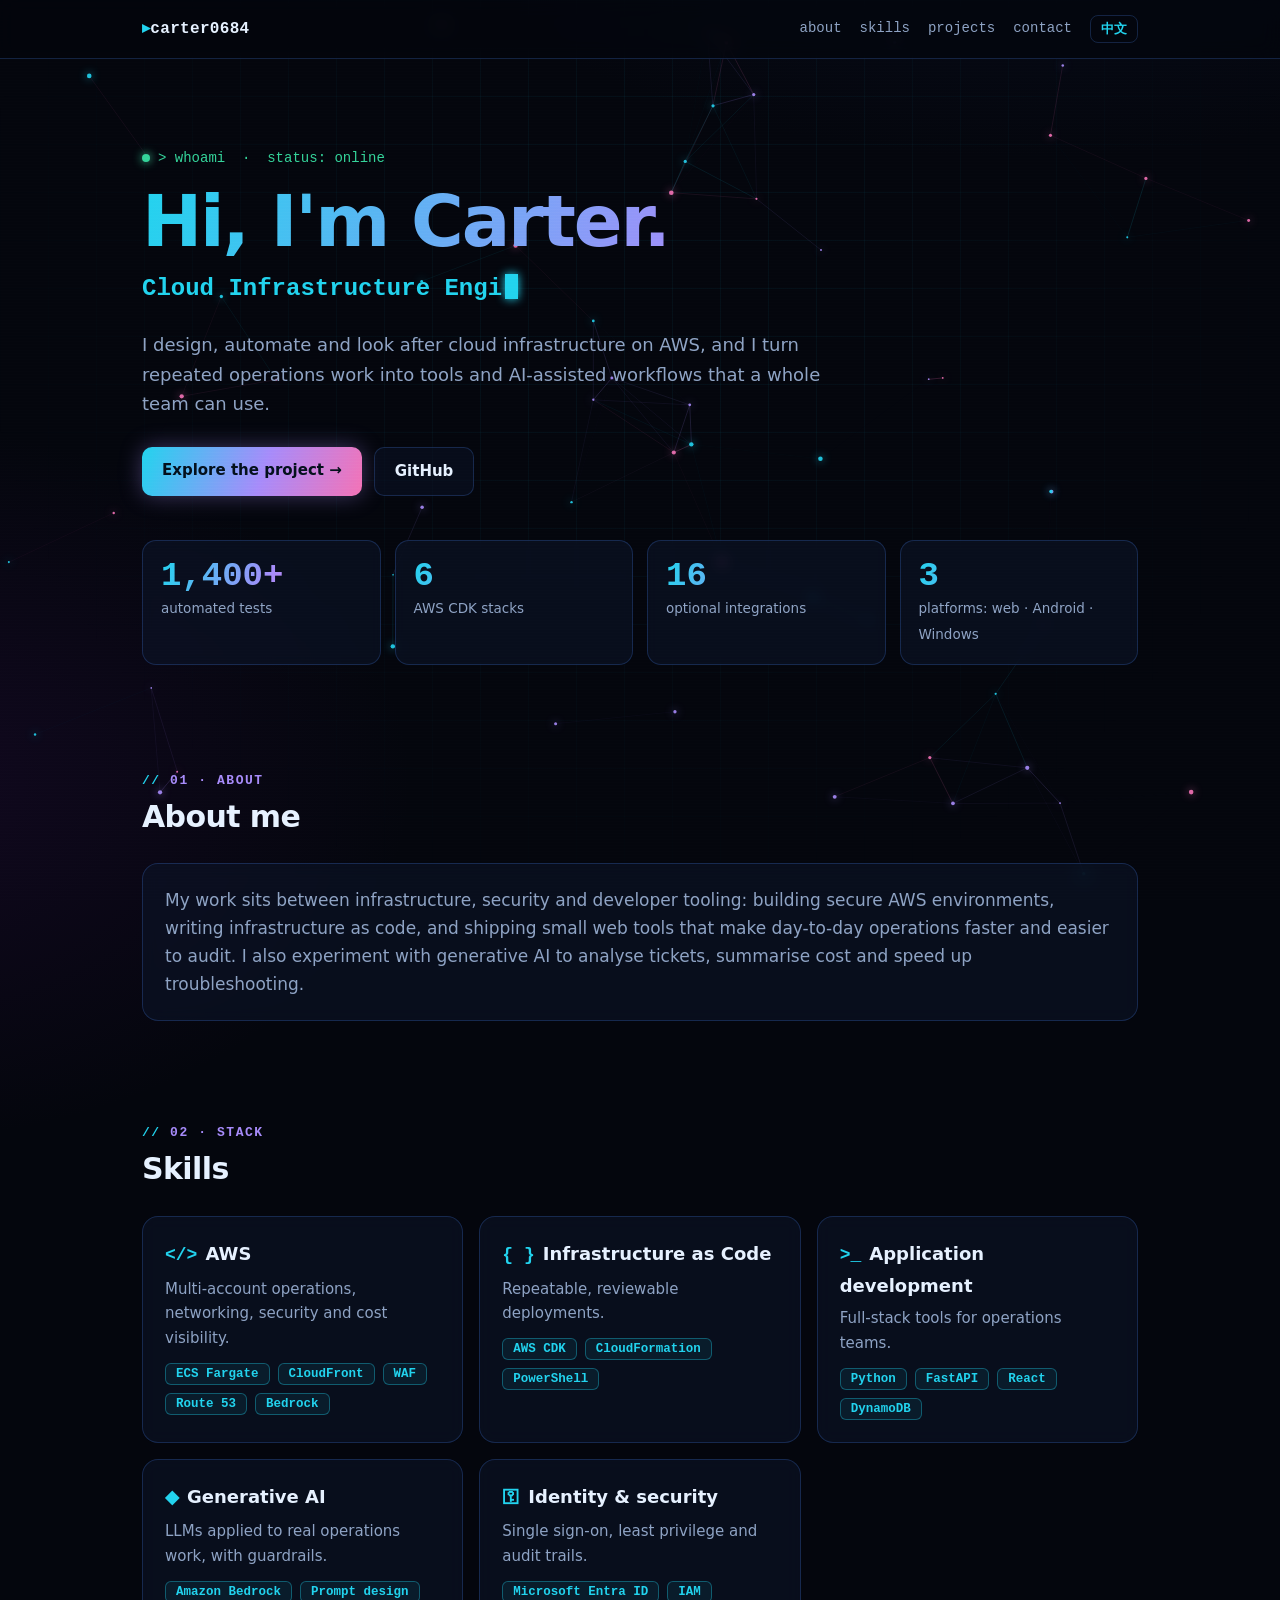
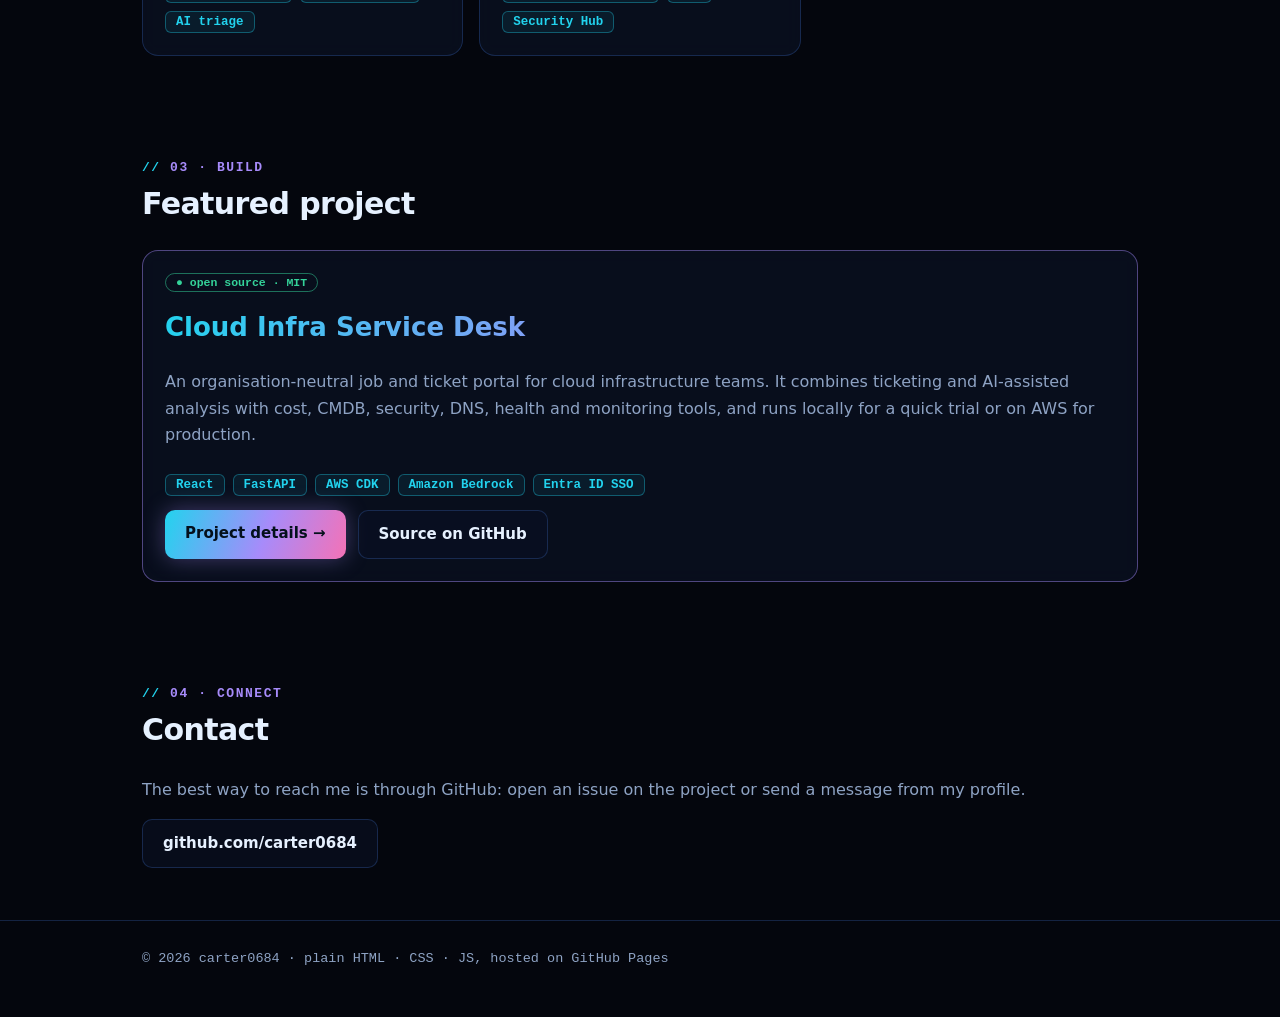
<file: index.html>
<!doctype html>
<html lang="en" data-lang="en">
<head>
  <meta charset="utf-8">
  <meta name="viewport" content="width=device-width, initial-scale=1">
  <meta name="theme-color" content="#04060d">
  <title>Carter · Cloud Infrastructure Engineer</title>
  <meta name="description" content="Personal site of Carter: cloud infrastructure, AWS, automation and AI-assisted tooling, plus the open-source Cloud Infra Service Desk.">
  <link rel="icon" href="favicon.svg" type="image/svg+xml">
  <link rel="stylesheet" href="style.css">
</head>
<body>
<div id="progress"></div>
<canvas id="bg" aria-hidden="true"></canvas>

<header class="site">
  <div class="wrap">
    <a class="brand" href="index.html">carter0684</a>
    <nav>
      <a href="#about"><span class="en">about</span><span class="zh">關於我</span></a>
      <a href="#skills"><span class="en">skills</span><span class="zh">技能</span></a>
      <a href="#projects"><span class="en">projects</span><span class="zh">項目</span></a>
      <a href="#contact"><span class="en">contact</span><span class="zh">聯絡</span></a>
      <button class="lang-btn" id="lang-btn" type="button" aria-label="Switch language">中文</button>
    </nav>
  </div>
</header>

<main class="wrap">
  <!-- EDIT: your display name, role phrases and one-line summary -->
  <div class="hero">
    <p class="prompt"><span class="dot"></span><span class="en">&gt; whoami &nbsp;·&nbsp; status: online</span><span class="zh">&gt; whoami &nbsp;·&nbsp; 狀態:在線</span></p>
    <h1 class="glitch" data-text="Hi, I'm Carter."><span class="en">Hi, I'm Carter.</span><span class="zh">你好,我係 Carter。</span></h1>
    <p class="role"><span id="typed"
        data-en="Cloud Infrastructure Engineer|AWS Automation Builder|Security-minded Developer|AI-assisted Tooling"
        data-zh="雲端基礎架構工程師|AWS 自動化開發|重視安全嘅開發者|AI 輔助工具"></span><span class="caret"></span></p>
    <p class="lead">
      <span class="en">I design, automate and look after cloud infrastructure on AWS, and I turn repeated operations work into tools and AI-assisted workflows that a whole team can use.</span>
      <span class="zh">我負責設計、自動化同維運 AWS 雲端基礎架構,並將重複嘅維運工作變成成個團隊都用得到嘅工具同 AI 輔助流程。</span>
    </p>
    <div class="btns">
      <a class="btn primary" href="project.html"><span class="en">Explore the project →</span><span class="zh">睇我嘅項目 →</span></a>
      <a class="btn" href="https://github.com/carter0684" rel="noopener">GitHub</a>
    </div>

    <div class="stats reveal">
      <div class="stat"><b data-count="1400" data-suffix="+">0</b><span><span class="en">automated tests</span><span class="zh">自動化測試</span></span></div>
      <div class="stat"><b data-count="6">0</b><span><span class="en">AWS CDK stacks</span><span class="zh">AWS CDK stack</span></span></div>
      <div class="stat"><b data-count="16">0</b><span><span class="en">optional integrations</span><span class="zh">可選整合</span></span></div>
      <div class="stat"><b data-count="3">0</b><span><span class="en">platforms: web · Android · Windows</span><span class="zh">平台:網頁 · Android · Windows</span></span></div>
    </div>
  </div>

  <section id="about" class="reveal">
    <h2><span class="idx">01 · <span class="en">ABOUT</span><span class="zh">關於</span></span><span class="en">About me</span><span class="zh">關於我</span></h2>
    <!-- EDIT: replace with your own story -->
    <div class="card">
      <p style="font-size:17px">
        <span class="en">My work sits between infrastructure, security and developer tooling: building secure AWS environments, writing infrastructure as code, and shipping small web tools that make day-to-day operations faster and easier to audit. I also experiment with generative AI to analyse tickets, summarise cost and speed up troubleshooting.</span>
        <span class="zh">我嘅工作喺基礎架構、資訊保安同開發工具之間:建立安全嘅 AWS 環境、用 code 管理基礎架構,同埋開發細型網頁工具,令日常維運更快、更易審核。我亦會用生成式 AI 分析工單、總結成本同加快排查。</span>
      </p>
    </div>
  </section>

  <section id="skills" class="reveal">
    <h2><span class="idx">02 · <span class="en">STACK</span><span class="zh">技術</span></span><span class="en">Skills</span><span class="zh">技能</span></h2>
    <!-- EDIT: keep only what is true for you -->
    <div class="grid">
      <div class="card">
        <h3><span class="ico">&lt;/&gt;</span>AWS</h3>
        <p><span class="en">Multi-account operations, networking, security and cost visibility.</span><span class="zh">多帳戶管理、網絡、安全同成本可視化。</span></p>
        <div class="chips"><span class="chip">ECS Fargate</span><span class="chip">CloudFront</span><span class="chip">WAF</span><span class="chip">Route 53</span><span class="chip">Bedrock</span></div>
      </div>
      <div class="card">
        <h3><span class="ico">{ }</span><span class="en">Infrastructure as Code</span><span class="zh">基礎架構即代碼</span></h3>
        <p><span class="en">Repeatable, reviewable deployments.</span><span class="zh">可重複、可審閱嘅部署。</span></p>
        <div class="chips"><span class="chip">AWS CDK</span><span class="chip">CloudFormation</span><span class="chip">PowerShell</span></div>
      </div>
      <div class="card">
        <h3><span class="ico">&gt;_</span><span class="en">Application development</span><span class="zh">應用程式開發</span></h3>
        <p><span class="en">Full-stack tools for operations teams.</span><span class="zh">為維運團隊而做嘅全端工具。</span></p>
        <div class="chips"><span class="chip">Python</span><span class="chip">FastAPI</span><span class="chip">React</span><span class="chip">DynamoDB</span></div>
      </div>
      <div class="card">
        <h3><span class="ico">&#9670;</span><span class="en">Generative AI</span><span class="zh">生成式 AI</span></h3>
        <p><span class="en">LLMs applied to real operations work, with guardrails.</span><span class="zh">將大型語言模型應用於真實維運工作,並設有防護。</span></p>
        <div class="chips"><span class="chip">Amazon Bedrock</span><span class="chip">Prompt design</span><span class="chip">AI triage</span></div>
      </div>
      <div class="card">
        <h3><span class="ico">&#9919;</span><span class="en">Identity &amp; security</span><span class="zh">身份與安全</span></h3>
        <p><span class="en">Single sign-on, least privilege and audit trails.</span><span class="zh">單一登入、最小權限同審計記錄。</span></p>
        <div class="chips"><span class="chip">Microsoft Entra ID</span><span class="chip">IAM</span><span class="chip">Security Hub</span></div>
      </div>
    </div>
  </section>

  <section id="projects" class="reveal">
    <h2><span class="idx">03 · <span class="en">BUILD</span><span class="zh">作品</span></span><span class="en">Featured project</span><span class="zh">精選項目</span></h2>
    <div class="card project-card">
      <span class="badge">● <span class="en">open source · MIT</span><span class="zh">開源 · MIT</span></span>
      <h3>Cloud Infra Service Desk</h3>
      <p style="font-size:16px">
        <span class="en">An organisation-neutral job and ticket portal for cloud infrastructure teams. It combines ticketing and AI-assisted analysis with cost, CMDB, security, DNS, health and monitoring tools, and runs locally for a quick trial or on AWS for production.</span>
        <span class="zh">一個唔綁定任何機構嘅雲端基礎架構工單入口。集合工單、AI 輔助分析,同成本、CMDB、安全、DNS、健康狀態及監控工具,可以喺本機試用,亦可以部署到 AWS 正式使用。</span>
      </p>
      <div class="chips"><span class="chip">React</span><span class="chip">FastAPI</span><span class="chip">AWS CDK</span><span class="chip">Amazon Bedrock</span><span class="chip">Entra ID SSO</span></div>
      <div class="btns">
        <a class="btn primary" href="project.html"><span class="en">Project details →</span><span class="zh">項目詳情 →</span></a>
        <a class="btn" href="https://github.com/carter0684/cloud-infra-service-desk" rel="noopener"><span class="en">Source on GitHub</span><span class="zh">GitHub 原始碼</span></a>
      </div>
    </div>
  </section>

  <section id="contact" class="reveal">
    <h2><span class="idx">04 · <span class="en">CONNECT</span><span class="zh">聯絡</span></span><span class="en">Contact</span><span class="zh">聯絡</span></h2>
    <!-- EDIT: add LinkedIn / e-mail only if you want them public -->
    <p style="color:var(--muted)">
      <span class="en">The best way to reach me is through GitHub: open an issue on the project or send a message from my profile.</span>
      <span class="zh">最直接嘅聯絡方法係 GitHub:喺項目開 issue,或者喺我嘅個人頁留言。</span>
    </p>
    <div class="btns"><a class="btn" href="https://github.com/carter0684" rel="noopener">github.com/carter0684</a></div>
  </section>
</main>

<footer>
  <div class="wrap">© 2026 carter0684 · <span class="en">plain HTML · CSS · JS, hosted on GitHub Pages</span><span class="zh">純 HTML · CSS · JS,托管於 GitHub Pages</span></div>
</footer>
<script src="script.js"></script>
</body>
</html>
</file>
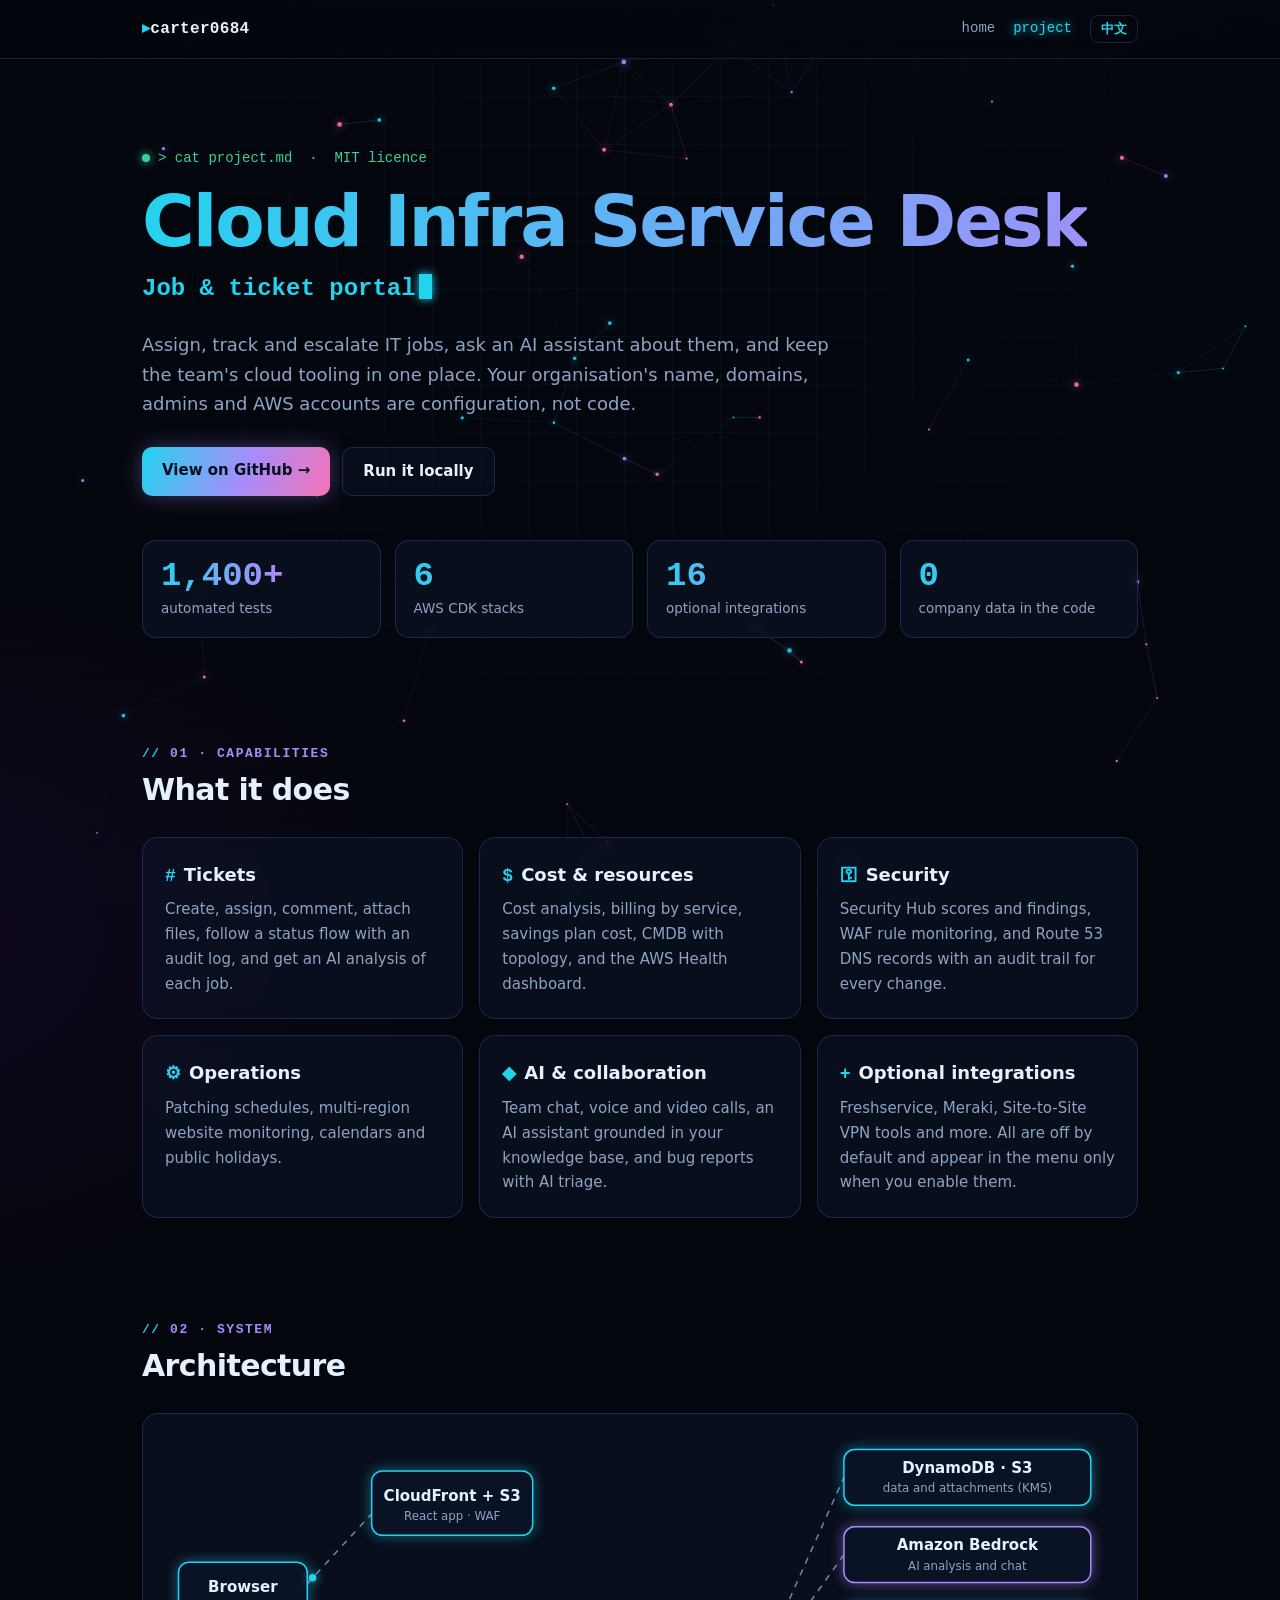
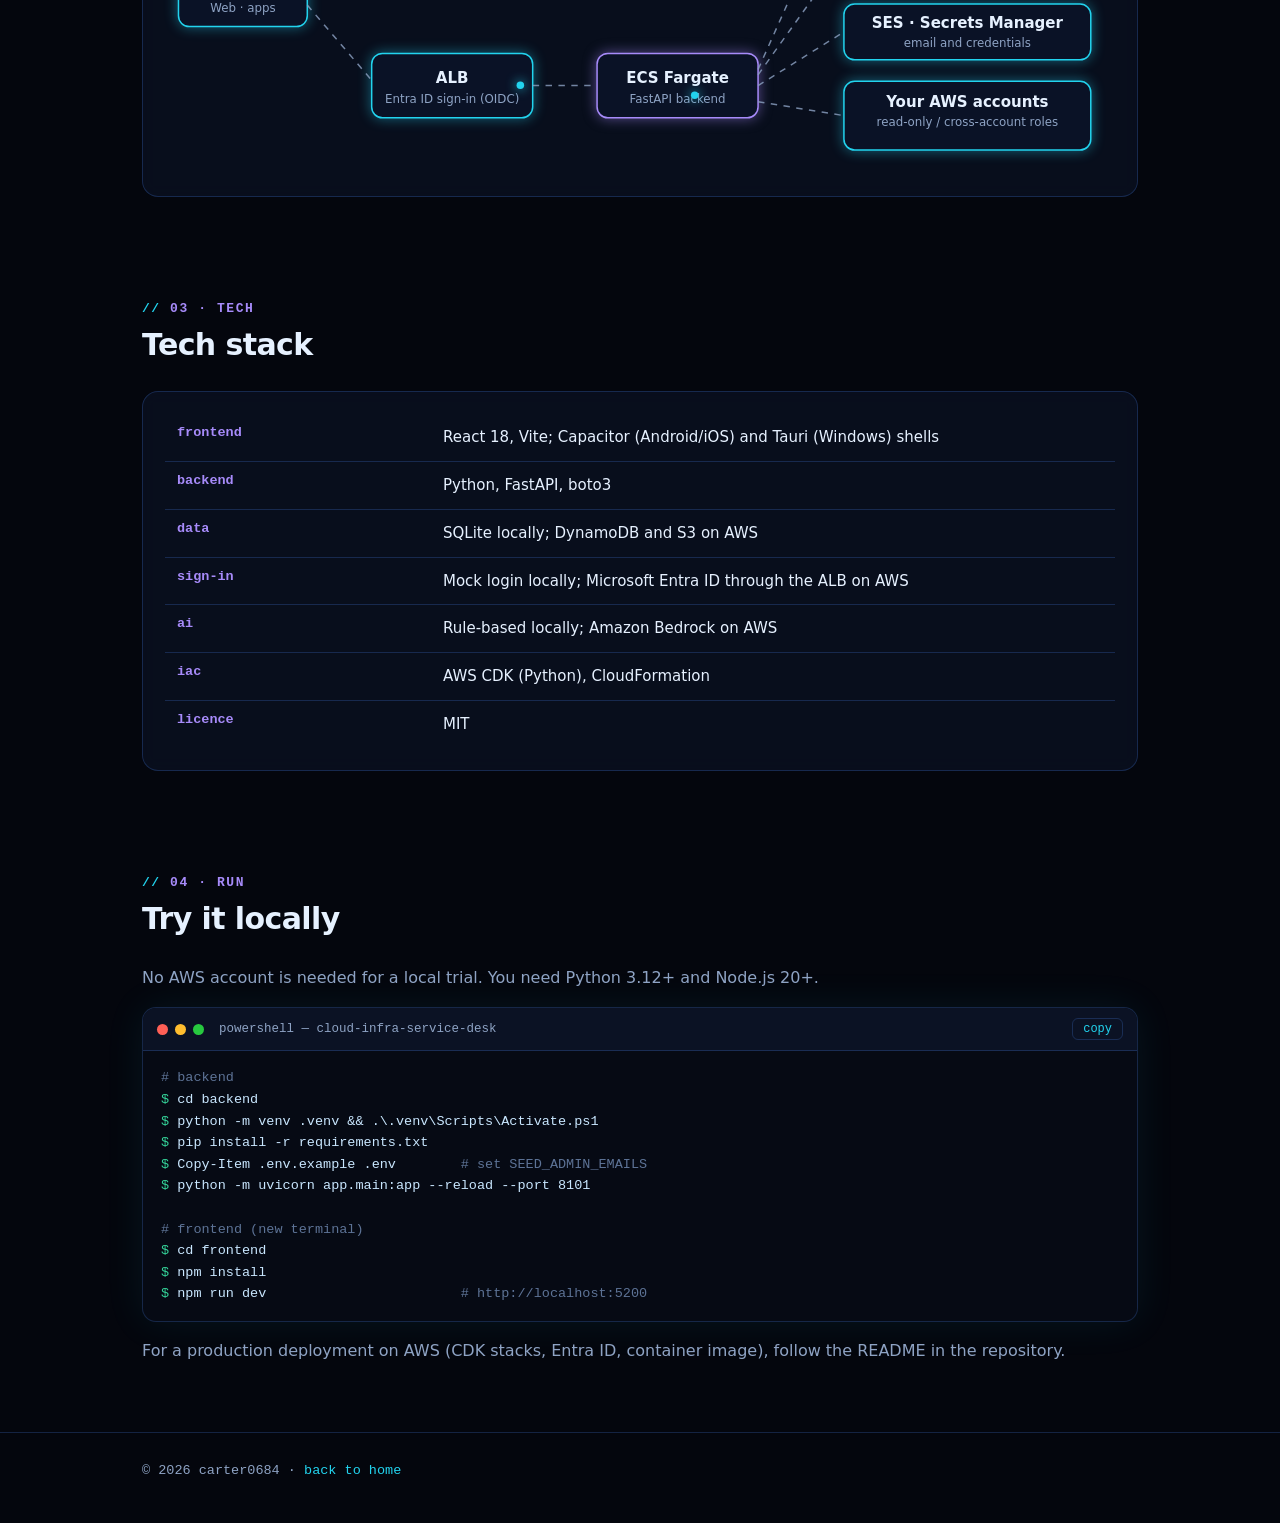
<file: project.html>
<!doctype html>
<html lang="en" data-lang="en">
<head>
  <meta charset="utf-8">
  <meta name="viewport" content="width=device-width, initial-scale=1">
  <meta name="theme-color" content="#04060d">
  <title>Cloud Infra Service Desk · carter0684</title>
  <meta name="description" content="Organisation-neutral job and ticket portal for cloud infrastructure teams: React, FastAPI, AWS CDK, Amazon Bedrock.">
  <link rel="icon" href="favicon.svg" type="image/svg+xml">
  <link rel="stylesheet" href="style.css">
</head>
<body>
<div id="progress"></div>
<canvas id="bg" aria-hidden="true"></canvas>

<header class="site">
  <div class="wrap">
    <a class="brand" href="index.html">carter0684</a>
    <nav>
      <a href="index.html"><span class="en">home</span><span class="zh">首頁</span></a>
      <a href="project.html" aria-current="page"><span class="en">project</span><span class="zh">項目</span></a>
      <button class="lang-btn" id="lang-btn" type="button" aria-label="Switch language">中文</button>
    </nav>
  </div>
</header>

<main class="wrap">
  <div class="hero">
    <p class="prompt"><span class="dot"></span><span class="en">&gt; cat project.md &nbsp;·&nbsp; MIT licence</span><span class="zh">&gt; cat project.md &nbsp;·&nbsp; MIT 授權</span></p>
    <h1 class="glitch" data-text="Cloud Infra Service Desk"><span class="en">Cloud Infra Service Desk</span><span class="zh">Cloud Infra Service Desk</span></h1>
    <p class="role"><span id="typed"
        data-en="Job &amp; ticket portal|AI-assisted analysis|Cost · CMDB · Security|Config-driven, not hard-coded"
        data-zh="工單入口|AI 輔助分析|成本 · CMDB · 安全|靠設定,唔寫死"></span><span class="caret"></span></p>
    <p class="lead">
      <span class="en">Assign, track and escalate IT jobs, ask an AI assistant about them, and keep the team's cloud tooling in one place. Your organisation's name, domains, admins and AWS accounts are configuration, not code.</span>
      <span class="zh">派發、追蹤同升級 IT 工單,向 AI 助手查詢,並將團隊嘅雲端工具集中一處。機構名稱、網域、管理員同 AWS 帳戶全部係設定,唔係寫死喺 code 入面。</span>
    </p>
    <div class="btns">
      <a class="btn primary" href="https://github.com/carter0684/cloud-infra-service-desk" rel="noopener"><span class="en">View on GitHub →</span><span class="zh">喺 GitHub 睇 →</span></a>
      <a class="btn" href="#deploy"><span class="en">Run it locally</span><span class="zh">本機運行</span></a>
    </div>
    <div class="stats reveal">
      <div class="stat"><b data-count="1400" data-suffix="+">0</b><span><span class="en">automated tests</span><span class="zh">自動化測試</span></span></div>
      <div class="stat"><b data-count="6">0</b><span><span class="en">AWS CDK stacks</span><span class="zh">AWS CDK stack</span></span></div>
      <div class="stat"><b data-count="16">0</b><span><span class="en">optional integrations</span><span class="zh">可選整合</span></span></div>
      <div class="stat"><b data-count="0">0</b><span><span class="en">company data in the code</span><span class="zh">程式碼內嘅公司資料</span></span></div>
    </div>
  </div>

  <section id="features" class="reveal">
    <h2><span class="idx">01 · <span class="en">CAPABILITIES</span><span class="zh">能力</span></span><span class="en">What it does</span><span class="zh">功能</span></h2>
    <div class="grid">
      <div class="card"><h3><span class="ico">#</span><span class="en">Tickets</span><span class="zh">工單</span></h3><p><span class="en">Create, assign, comment, attach files, follow a status flow with an audit log, and get an AI analysis of each job.</span><span class="zh">建立、指派、留言、附件、狀態流程同審計記錄,每張工單都有 AI 分析。</span></p></div>
      <div class="card"><h3><span class="ico">$</span><span class="en">Cost &amp; resources</span><span class="zh">成本與資源</span></h3><p><span class="en">Cost analysis, billing by service, savings plan cost, CMDB with topology, and the AWS Health dashboard.</span><span class="zh">成本分析、按服務計費、Savings Plan 成本、帶拓撲嘅 CMDB,同 AWS Health 儀表板。</span></p></div>
      <div class="card"><h3><span class="ico">&#9919;</span><span class="en">Security</span><span class="zh">安全</span></h3><p><span class="en">Security Hub scores and findings, WAF rule monitoring, and Route 53 DNS records with an audit trail for every change.</span><span class="zh">Security Hub 評分同發現、WAF 規則監控,以及每次改動都有審計記錄嘅 Route 53 DNS 管理。</span></p></div>
      <div class="card"><h3><span class="ico">&#9881;</span><span class="en">Operations</span><span class="zh">維運</span></h3><p><span class="en">Patching schedules, multi-region website monitoring, calendars and public holidays.</span><span class="zh">修補排程、多區域網站監控、日曆同公眾假期。</span></p></div>
      <div class="card"><h3><span class="ico">&#9670;</span><span class="en">AI &amp; collaboration</span><span class="zh">AI 與協作</span></h3><p><span class="en">Team chat, voice and video calls, an AI assistant grounded in your knowledge base, and bug reports with AI triage.</span><span class="zh">團隊聊天、語音/視像通話、以知識庫為基礎嘅 AI 助手,以及帶 AI 分流嘅錯誤回報。</span></p></div>
      <div class="card"><h3><span class="ico">+</span><span class="en">Optional integrations</span><span class="zh">可選整合</span></h3><p><span class="en">Freshservice, Meraki, Site-to-Site VPN tools and more. All are off by default and appear in the menu only when you enable them.</span><span class="zh">Freshservice、Meraki、Site-to-Site VPN 工具等。預設全部關閉,啟用後先會出現喺選單。</span></p></div>
    </div>
  </section>

  <section id="architecture" class="reveal">
    <h2><span class="idx">02 · <span class="en">SYSTEM</span><span class="zh">系統</span></span><span class="en">Architecture</span><span class="zh">架構</span></h2>
    <div class="diagram">
      <svg viewBox="0 0 900 330" role="img" aria-label="Architecture: browser to CloudFront and S3, ALB with Entra ID sign-in, ECS Fargate running FastAPI, backed by DynamoDB, S3, Bedrock, SES, Secrets Manager and cross-account roles">
        <rect class="box" x="20" y="125" width="120" height="60" rx="10"/>
        <text x="80" y="153" text-anchor="middle" font-size="14" font-weight="700">Browser</text>
        <text class="sub" x="80" y="171" text-anchor="middle">Web · apps</text>

        <rect class="box" x="200" y="40" width="150" height="60" rx="10"/>
        <text x="275" y="68" text-anchor="middle" font-size="14" font-weight="700">CloudFront + S3</text>
        <text class="sub" x="275" y="86" text-anchor="middle">React app · WAF</text>

        <rect class="box" x="200" y="210" width="150" height="60" rx="10"/>
        <text x="275" y="238" text-anchor="middle" font-size="14" font-weight="700">ALB</text>
        <text class="sub" x="275" y="256" text-anchor="middle">Entra ID sign-in (OIDC)</text>

        <rect class="box v" x="410" y="210" width="150" height="60" rx="10"/>
        <text x="485" y="238" text-anchor="middle" font-size="14" font-weight="700">ECS Fargate</text>
        <text class="sub" x="485" y="256" text-anchor="middle">FastAPI backend</text>

        <rect class="box" x="640" y="20" width="230" height="52" rx="10"/>
        <text x="755" y="42" text-anchor="middle" font-size="14" font-weight="700">DynamoDB · S3</text>
        <text class="sub" x="755" y="60" text-anchor="middle">data and attachments (KMS)</text>

        <rect class="box v" x="640" y="92" width="230" height="52" rx="10"/>
        <text x="755" y="114" text-anchor="middle" font-size="14" font-weight="700">Amazon Bedrock</text>
        <text class="sub" x="755" y="132" text-anchor="middle">AI analysis and chat</text>

        <rect class="box" x="640" y="164" width="230" height="52" rx="10"/>
        <text x="755" y="186" text-anchor="middle" font-size="14" font-weight="700">SES · Secrets Manager</text>
        <text class="sub" x="755" y="204" text-anchor="middle">email and credentials</text>

        <rect class="box" x="640" y="236" width="230" height="64" rx="10"/>
        <text x="755" y="260" text-anchor="middle" font-size="14" font-weight="700">Your AWS accounts</text>
        <text class="sub" x="755" y="278" text-anchor="middle">read-only / cross-account roles</text>

        <path id="p1" class="edge" d="M140 145 L200 80"/>
        <path id="p2" class="edge" d="M140 165 L200 235"/>
        <path id="p3" class="edge" d="M350 240 L410 240"/>
        <path id="p4" class="edge" d="M560 225 L640 46"/>
        <path id="p5" class="edge" d="M560 230 L640 118"/>
        <path id="p6" class="edge" d="M560 240 L640 190"/>
        <path id="p7" class="edge" d="M560 255 L640 268"/>

        <circle class="pkt" r="3.5"><animateMotion dur="2.6s" repeatCount="indefinite" path="M140 165 L200 235 L350 240 L410 240 L560 255 L640 268"/></circle>
        <circle class="pkt" r="3.5"><animateMotion dur="2.6s" begin="0.9s" repeatCount="indefinite" path="M140 165 L200 235 L350 240 L410 240 L560 230 L640 118"/></circle>
        <circle class="pkt" r="3.5"><animateMotion dur="2.6s" begin="1.7s" repeatCount="indefinite" path="M140 145 L200 80"/></circle>
      </svg>
    </div>
  </section>

  <section id="stack" class="reveal">
    <h2><span class="idx">03 · <span class="en">TECH</span><span class="zh">技術</span></span><span class="en">Tech stack</span><span class="zh">技術棧</span></h2>
    <div class="card">
      <table>
        <tr><th>frontend</th><td>React 18, Vite; Capacitor (Android/iOS) and Tauri (Windows) shells</td></tr>
        <tr><th>backend</th><td>Python, FastAPI, boto3</td></tr>
        <tr><th>data</th><td><span class="en">SQLite locally; DynamoDB and S3 on AWS</span><span class="zh">本機用 SQLite;AWS 上用 DynamoDB 同 S3</span></td></tr>
        <tr><th>sign-in</th><td><span class="en">Mock login locally; Microsoft Entra ID through the ALB on AWS</span><span class="zh">本機用模擬登入;AWS 上經 ALB 使用 Microsoft Entra ID</span></td></tr>
        <tr><th>ai</th><td><span class="en">Rule-based locally; Amazon Bedrock on AWS</span><span class="zh">本機用規則式;AWS 上用 Amazon Bedrock</span></td></tr>
        <tr><th>iac</th><td>AWS CDK (Python), CloudFormation</td></tr>
        <tr><th>licence</th><td>MIT</td></tr>
      </table>
    </div>
  </section>

  <section id="deploy" class="reveal">
    <h2><span class="idx">04 · <span class="en">RUN</span><span class="zh">運行</span></span><span class="en">Try it locally</span><span class="zh">本機試用</span></h2>
    <p style="color:var(--muted)">
      <span class="en">No AWS account is needed for a local trial. You need Python 3.12+ and Node.js 20+.</span>
      <span class="zh">本機試用唔需要 AWS 帳戶。需要 Python 3.12+ 同 Node.js 20+。</span>
    </p>
    <div class="term">
      <div class="bar"><i></i><i></i><i></i><span>powershell — cloud-infra-service-desk</span><button class="copy" type="button">copy</button></div>
<pre><span class="c"># backend</span>
<span class="p">$</span> cd backend
<span class="p">$</span> python -m venv .venv &amp;&amp; .\.venv\Scripts\Activate.ps1
<span class="p">$</span> pip install -r requirements.txt
<span class="p">$</span> Copy-Item .env.example .env        <span class="c"># set SEED_ADMIN_EMAILS</span>
<span class="p">$</span> python -m uvicorn app.main:app --reload --port 8101

<span class="c"># frontend (new terminal)</span>
<span class="p">$</span> cd frontend
<span class="p">$</span> npm install
<span class="p">$</span> npm run dev                        <span class="c"># http://localhost:5200</span></pre>
    </div>
    <p style="color:var(--muted)">
      <span class="en">For a production deployment on AWS (CDK stacks, Entra ID, container image), follow the README in the repository.</span>
      <span class="zh">喺 AWS 正式部署(CDK stack、Entra ID、容器映像)請參考 repository 內嘅 README。</span>
    </p>
  </section>
</main>

<footer>
  <div class="wrap">© 2026 carter0684 · <a href="index.html"><span class="en">back to home</span><span class="zh">返回首頁</span></a></div>
</footer>
<script src="script.js"></script>
</body>
</html>
</file>
<file: style.css>
/* Cyber / AI theme. Always dark; animations respect prefers-reduced-motion. */
:root {
  --bg: #04060d;
  --bg2: #080d1a;
  --surface: rgba(12, 20, 40, 0.62);
  --text: #e6f1ff;
  --muted: #8ea3c4;
  --border: rgba(80, 140, 255, 0.22);
  --cyan: #22d3ee;
  --violet: #a78bfa;
  --pink: #f472b6;
  --green: #34d399;
  --grad: linear-gradient(110deg, var(--cyan), var(--violet) 55%, var(--pink));
  --radius: 16px;
  --max: 1040px;
  --mono: ui-monospace, SFMono-Regular, "Cascadia Code", Consolas, monospace;
}

* { box-sizing: border-box; }
html { scroll-behavior: smooth; color-scheme: dark; }
body {
  margin: 0;
  font-family: system-ui, -apple-system, "Segoe UI", Roboto, "Noto Sans TC", "Microsoft JhengHei", sans-serif;
  background: radial-gradient(1200px 700px at 80% -10%, #12204a55, transparent 60%),
              radial-gradient(900px 600px at -10% 30%, #3b0f5a40, transparent 60%),
              var(--bg);
  color: var(--text);
  line-height: 1.65;
  overflow-x: hidden;
}
a { color: var(--cyan); text-decoration: none; }
a:hover { text-decoration: underline; }
.wrap { max-width: var(--max); margin: 0 auto; padding: 0 22px; position: relative; z-index: 2; }

/* ---------- background layers ---------- */
#bg { position: fixed; inset: 0; width: 100%; height: 100%; z-index: 0; pointer-events: none; }
body::before { /* perspective-less tech grid */
  content: ""; position: fixed; inset: 0; z-index: 0; pointer-events: none;
  background-image:
    linear-gradient(rgba(34, 211, 238, 0.05) 1px, transparent 1px),
    linear-gradient(90deg, rgba(34, 211, 238, 0.05) 1px, transparent 1px);
  background-size: 48px 48px;
  mask-image: radial-gradient(ellipse at 50% 30%, #000 20%, transparent 75%);
  -webkit-mask-image: radial-gradient(ellipse at 50% 30%, #000 20%, transparent 75%);
}
body::after { /* CRT scanlines */
  content: ""; position: fixed; inset: 0; z-index: 3; pointer-events: none;
  background: repeating-linear-gradient(0deg, rgba(255,255,255,0.025) 0, rgba(255,255,255,0.025) 1px, transparent 1px, transparent 3px);
  mix-blend-mode: overlay;
}
#progress {
  position: fixed; top: 0; left: 0; height: 2px; width: 0; z-index: 20;
  background: var(--grad); box-shadow: 0 0 12px var(--cyan);
}

/* ---------- language toggle ---------- */
html[data-lang="en"] .zh { display: none !important; }
html[data-lang="zh"] .en { display: none !important; }

/* ---------- header ---------- */
header.site {
  position: sticky; top: 0; z-index: 10;
  background: rgba(4, 6, 13, 0.72);
  backdrop-filter: blur(10px);
  border-bottom: 1px solid var(--border);
}
header.site .wrap { display: flex; align-items: center; justify-content: space-between; height: 58px; }
.brand { font-family: var(--mono); font-weight: 700; color: var(--text); letter-spacing: 0.02em; }
.brand::before { content: "\25B8 "; color: var(--cyan); }
.brand:hover { text-decoration: none; }
header.site nav { display: flex; gap: 18px; align-items: center; font-size: 14px; font-family: var(--mono); }
header.site nav a { color: var(--muted); }
header.site nav a:hover, header.site nav a[aria-current="page"] { color: var(--cyan); text-decoration: none; text-shadow: 0 0 10px var(--cyan); }
.lang-btn {
  border: 1px solid var(--border); background: transparent; color: var(--cyan);
  border-radius: 8px; padding: 4px 10px; font: 600 13px var(--mono); cursor: pointer;
}
.lang-btn:hover { box-shadow: 0 0 12px rgba(34, 211, 238, 0.45); }

/* ---------- hero ---------- */
.hero { padding: 88px 0 56px; }
.prompt { font-family: var(--mono); color: var(--green); font-size: 14px; margin: 0 0 14px; }
.prompt .dot { display: inline-block; width: 8px; height: 8px; border-radius: 50%; background: var(--green); box-shadow: 0 0 10px var(--green); margin-right: 8px; animation: pulse 1.8s infinite; }
.hero h1 {
  font-size: clamp(38px, 7vw, 72px); line-height: 1.05; margin: 0 0 14px; letter-spacing: -0.03em; font-weight: 800;
  background: var(--grad); background-size: 200% 100%; -webkit-background-clip: text; background-clip: text; color: transparent;
  animation: slide 8s linear infinite; position: relative; display: inline-block;
}
.hero h1.glitch::before, .hero h1.glitch::after {
  content: attr(data-text); position: absolute; left: 0; top: 0; width: 100%;
  background: none; -webkit-background-clip: initial; background-clip: initial; opacity: 0; pointer-events: none;
}
.hero h1.glitch::before { color: var(--cyan); }
.hero h1.glitch::after { color: var(--pink); }
.hero h1.glitch.go::before { animation: glitch1 0.6s steps(2, end) 1; }
.hero h1.glitch.go::after { animation: glitch2 0.6s steps(2, end) 1; }
.role { font: 600 clamp(18px, 3vw, 24px) var(--mono); color: var(--cyan); margin: 0 0 18px; min-height: 1.6em; }
.role .caret { display: inline-block; width: 0.55em; height: 1.05em; background: var(--cyan); vertical-align: -0.15em; margin-left: 3px; animation: blink 1s steps(1) infinite; box-shadow: 0 0 10px var(--cyan); }
.hero p.lead { font-size: 18px; color: var(--muted); max-width: 700px; margin: 0 0 28px; }

.btns { display: flex; flex-wrap: wrap; gap: 12px; }
.btn {
  display: inline-block; padding: 11px 20px; border-radius: 10px; font-weight: 600; font-size: 15px;
  border: 1px solid var(--border); background: rgba(10, 18, 36, 0.6); color: var(--text);
  transition: transform .15s, box-shadow .2s, border-color .2s;
}
.btn:hover { text-decoration: none; transform: translateY(-2px); border-color: var(--cyan); box-shadow: 0 0 18px rgba(34, 211, 238, 0.35); }
.btn.primary { background: var(--grad); border: none; color: #04101c; box-shadow: 0 0 22px rgba(167, 139, 250, 0.35); }
.btn.primary:hover { box-shadow: 0 0 30px rgba(34, 211, 238, 0.6); }

/* ---------- stats ---------- */
.stats { display: grid; gap: 14px; grid-template-columns: repeat(auto-fit, minmax(170px, 1fr)); margin-top: 44px; }
.stat { padding: 16px 18px; border: 1px solid var(--border); border-radius: 14px; background: var(--surface); backdrop-filter: blur(6px); }
.stat b { display: block; font: 800 34px var(--mono); background: var(--grad); -webkit-background-clip: text; background-clip: text; color: transparent; }
.stat span { color: var(--muted); font-size: 13.5px; }

/* ---------- sections / cards ---------- */
section { padding: 52px 0; }
section h2 { font-size: 30px; margin: 0 0 22px; letter-spacing: -0.02em; }
section h2 .idx { display: block; font: 600 13px var(--mono); color: var(--violet); letter-spacing: 0.12em; margin-bottom: 4px; }
section h2 .idx::before { content: "// "; color: var(--cyan); }
.grid { display: grid; gap: 16px; grid-template-columns: repeat(auto-fit, minmax(250px, 1fr)); }
.card {
  position: relative; background: var(--surface); border: 1px solid var(--border); border-radius: var(--radius);
  padding: 22px; backdrop-filter: blur(8px); overflow: hidden;
  transition: transform .2s, border-color .2s, box-shadow .25s;
}
.card::before { /* cursor-following glow */
  content: ""; position: absolute; inset: 0; pointer-events: none; opacity: 0; transition: opacity .25s;
  background: radial-gradient(260px circle at var(--mx, 50%) var(--my, 50%), rgba(34, 211, 238, 0.18), transparent 70%);
}
.card:hover { transform: translateY(-3px); border-color: rgba(34, 211, 238, 0.6); box-shadow: 0 8px 36px rgba(34, 211, 238, 0.12); }
.card:hover::before { opacity: 1; }
.card h3 { margin: 0 0 6px; font-size: 18px; }
.card h3 .ico { font-family: var(--mono); color: var(--cyan); margin-right: 8px; }
.card p { margin: 0; color: var(--muted); font-size: 15px; }
.chips { display: flex; flex-wrap: wrap; gap: 8px; margin-top: 12px; }
.chip { font: 600 12.5px var(--mono); color: var(--cyan); border: 1px solid rgba(34, 211, 238, 0.35); background: rgba(34, 211, 238, 0.07); border-radius: 6px; padding: 3px 10px; }
.project-card { display: grid; gap: 14px; border-color: rgba(167, 139, 250, 0.45); }
.project-card h3 { font-size: 26px; background: var(--grad); -webkit-background-clip: text; background-clip: text; color: transparent; }
.badge { display: inline-block; font: 600 11.5px var(--mono); color: var(--green); border: 1px solid rgba(52, 211, 153, 0.5); border-radius: 999px; padding: 2px 10px; width: max-content; }

table { width: 100%; border-collapse: collapse; font-size: 15px; }
th, td { text-align: left; padding: 11px 12px; border-bottom: 1px solid var(--border); vertical-align: top; }
th { color: var(--violet); font: 600 13.5px var(--mono); width: 28%; }
tr:last-child th, tr:last-child td { border-bottom: none; }

/* ---------- terminal ---------- */
.term { border: 1px solid var(--border); border-radius: 14px; background: #060a14; overflow: hidden; box-shadow: 0 0 40px rgba(34, 211, 238, 0.08); }
.term .bar { display: flex; align-items: center; gap: 7px; padding: 10px 14px; background: #0b1224; border-bottom: 1px solid var(--border); }
.term .bar i { width: 11px; height: 11px; border-radius: 50%; display: inline-block; }
.term .bar i:nth-child(1) { background: #ff5f56; } .term .bar i:nth-child(2) { background: #ffbd2e; } .term .bar i:nth-child(3) { background: #27c93f; }
.term .bar span { margin-left: 8px; font: 12.5px var(--mono); color: var(--muted); flex: 1; }
.term .copy { border: 1px solid var(--border); background: transparent; color: var(--cyan); font: 12px var(--mono); border-radius: 6px; padding: 3px 10px; cursor: pointer; }
.term .copy:hover { box-shadow: 0 0 10px rgba(34, 211, 238, 0.4); }
.term pre { margin: 0; padding: 16px 18px; overflow-x: auto; font: 13.5px/1.6 var(--mono); color: #c9e7ff; }
.term pre .c { color: #5d7396; } .term pre .p { color: var(--green); }

/* ---------- architecture ---------- */
.diagram { border: 1px solid var(--border); border-radius: var(--radius); padding: 14px; overflow-x: auto; background: var(--surface); backdrop-filter: blur(8px); }
.diagram svg { width: 100%; min-width: 760px; height: auto; display: block; }
.diagram svg text { fill: var(--text); font-family: system-ui, sans-serif; }
.diagram svg .box { fill: #0a1226; stroke: var(--cyan); stroke-width: 1.4; filter: drop-shadow(0 0 6px rgba(34, 211, 238, 0.45)); }
.diagram svg .box.v { stroke: var(--violet); filter: drop-shadow(0 0 6px rgba(167, 139, 250, 0.5)); }
.diagram svg .edge { stroke: rgba(142, 163, 196, 0.8); stroke-width: 1.4; fill: none; stroke-dasharray: 6 6; animation: dash 1.2s linear infinite; }
.diagram svg .sub { fill: var(--muted); font-size: 11px; }
.diagram svg .pkt { fill: var(--cyan); filter: drop-shadow(0 0 5px var(--cyan)); }

/* ---------- reveal ---------- */
.reveal { opacity: 0; transform: translateY(18px); transition: opacity .7s ease, transform .7s ease; }
.reveal.in { opacity: 1; transform: none; }

footer { position: relative; z-index: 2; border-top: 1px solid var(--border); padding: 30px 0 46px; color: var(--muted); font: 13.5px var(--mono); }

/* ---------- keyframes ---------- */
@keyframes slide { to { background-position: 200% 0; } }
@keyframes blink { 50% { opacity: 0; } }
@keyframes pulse { 50% { opacity: .35; transform: scale(.8); } }
@keyframes dash { to { stroke-dashoffset: -12; } }
@keyframes glitch1 { 0% { opacity: .9; transform: translate(-3px, -1px); clip-path: inset(10% 0 60% 0); } 50% { opacity: .9; transform: translate(3px, 1px); clip-path: inset(55% 0 10% 0); } 100% { opacity: 0; transform: none; } }
@keyframes glitch2 { 0% { opacity: .9; transform: translate(3px, 1px); clip-path: inset(60% 0 8% 0); } 50% { opacity: .9; transform: translate(-3px, -1px); clip-path: inset(8% 0 62% 0); } 100% { opacity: 0; transform: none; } }

@media (max-width: 600px) {
  header.site nav { gap: 11px; font-size: 12.5px; }
  .hero { padding-top: 56px; }
  .brand { font-size: 14px; }
}
@media (prefers-reduced-motion: reduce) {
  *, *::before, *::after { animation: none !important; transition: none !important; }
  .reveal { opacity: 1; transform: none; }
  .diagram svg .pkt { display: none; }
  html { scroll-behavior: auto; }
}
</file>
